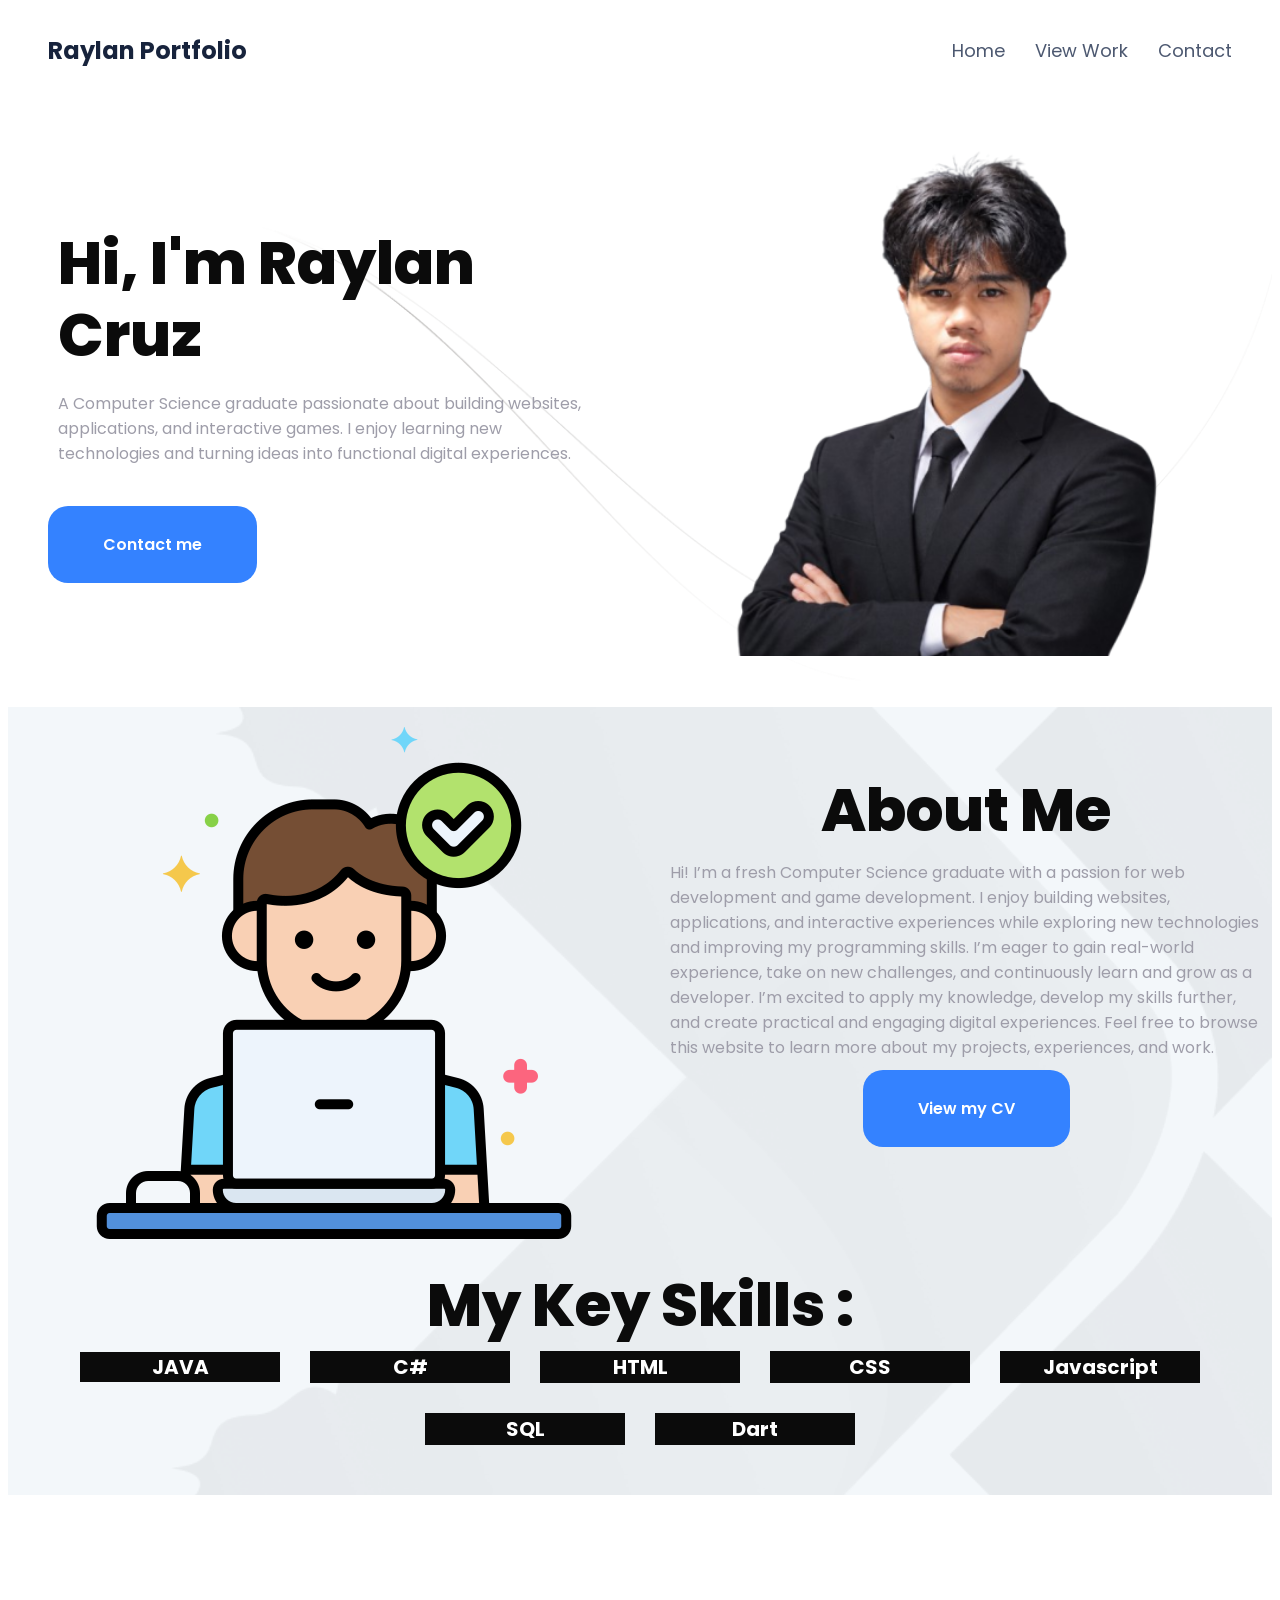
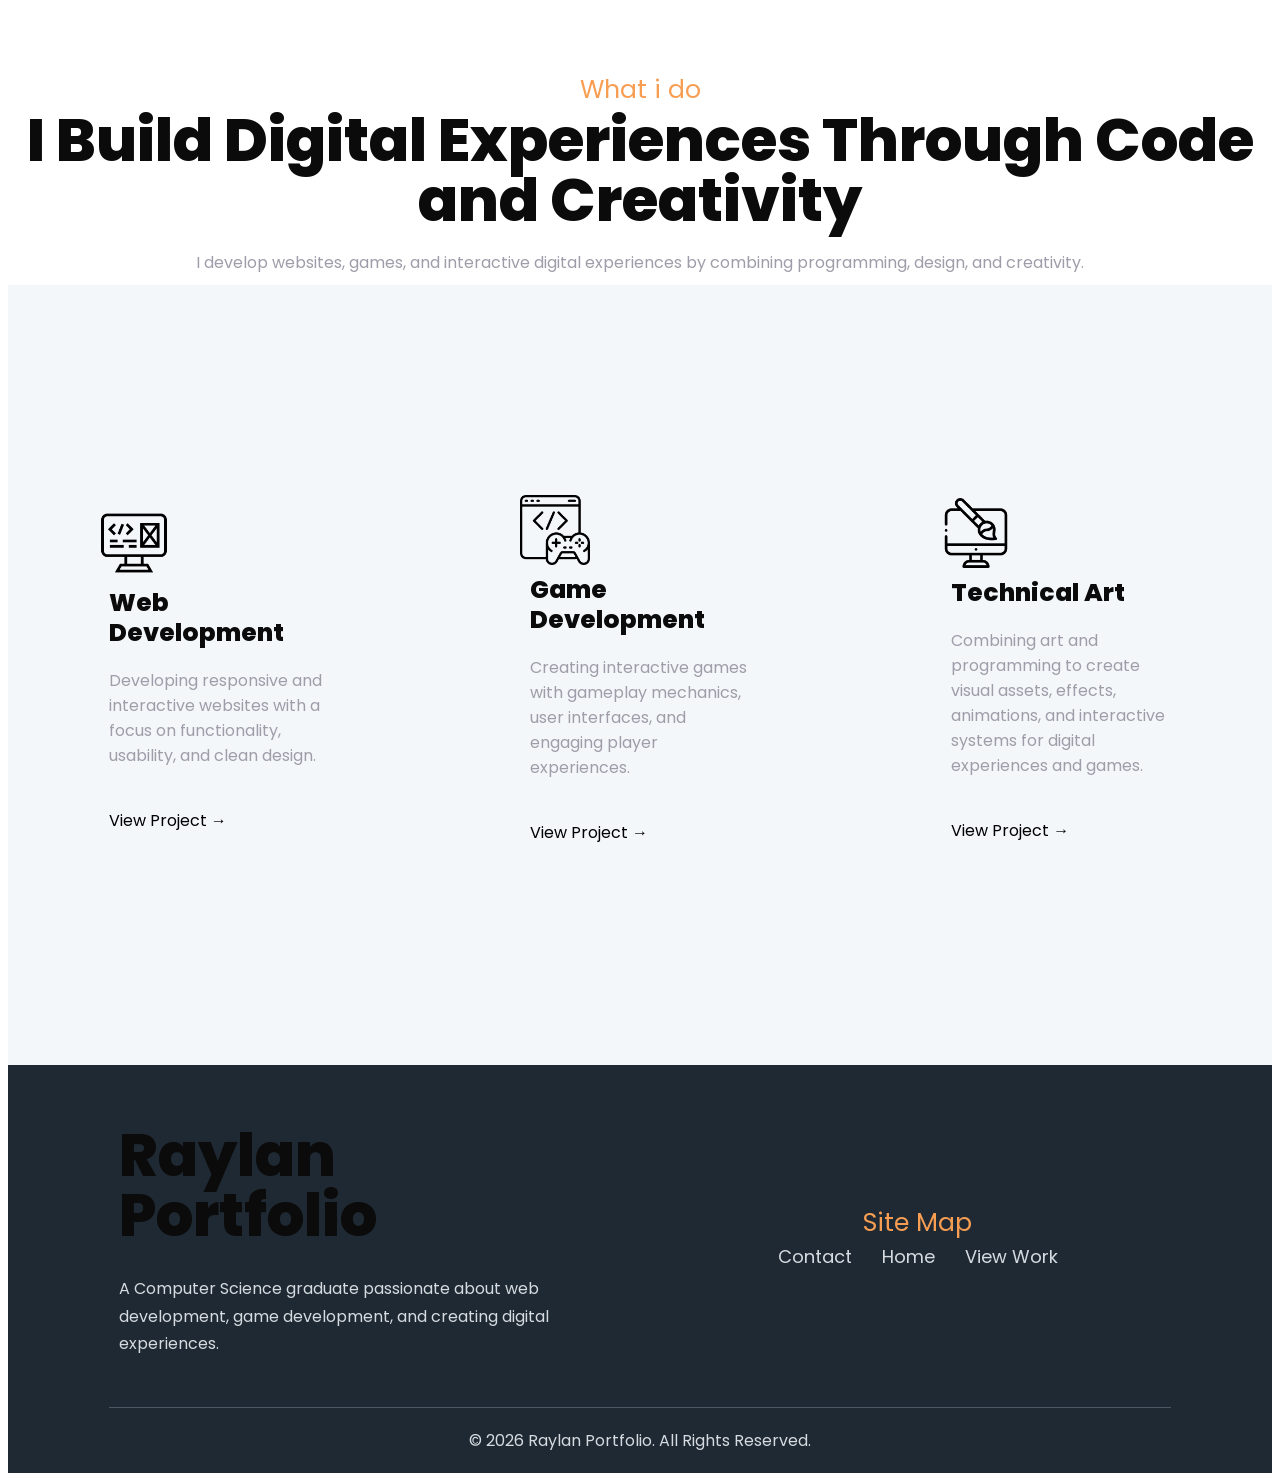
<file: index.html>
<!DOCTYPE html>
<html>
<head>
    <title>Raylan Portfolio</title>
     <link rel="stylesheet" href="css/header.css">
    <link rel="stylesheet" href="css/custom.css">
    <link rel="stylesheet" href="css/swiper.css">

    <link
        rel="stylesheet"
        href="https://cdn.jsdelivr.net/npm/swiper@11/swiper-bundle.min.css"
     />

</head>

<body>

      <header class="site-header"> 
             <nav class="navbar"> 
                 <a href="index.html" class="logo">Raylan Portfolio </a>


                 <ul class="nav-links"> 
                      <li> <a href="index.html"> Home </a> </li> 
                      <li> <a href="project.html"> View Work </a> </li> 
                      <li> <a href="contact.html"> Contact </a> </li> 
                 </ul> 

                 <button class="burger" id="burger"> ☰ </button> 
             </nav> 


            <div class="burger-menu" id="burgerMenu"> 
                 <a href="index.html">Home</a> 
                 <a href="project.html">View Work</a> 
                 <a href="contact.html">Contact</a> 
           </div> 
      </header> 


<script> 
      const burger = document.getElementById("burger");
      const burgerMenu = document.getElementById("burgerMenu"); 

      burger.addEventListener("click", function () { 
             burgerMenu.classList.toggle("active"); 
       }); 

</script>


   
    <div class="container2" style="display:flex; background-image: url(asset/image/bg1.png);">

         <div style="flex: 1; display:flex;  flex-direction: column; align-items: start; padding:40px ">
              
               <h1> Hi, I'm Raylan Cruz</h1>
               <p style= "margin-bottom: 40px;">
A Computer Science graduate passionate about building websites, applications, and interactive games. I enjoy learning new technologies and turning ideas into functional digital experiences.
                </p>
                <a href="resume.html" class="button">
                    Contact me
                </a>
             
        </div> 
        <div style="flex:1; display:flex;  flex-direction: column; justify-content: center; ">
             <div>

                <img class ="reimg" src = "asset/image/menobg.png" style = "padding: 4vw  ">
           
            </div>
        </div> 

   </div>


 <div style = "background-color: #F3F7FA;flex-direction:column; background-image: url(asset/image/bg2.png);">
    <div class="container3">
           <div style= "flex:1; display: flex; padding: 20px; justify-content: center; align-items:center;">
                    <img class="reimg" src="asset/image/working.png" alt="My Image">
           </div>
           <div style= "display: flex; flex-direction: column; flex:1; justify-content: center; align-items:center">
                             
                             <h2>About Me</h2>
                             <p>Hi! I’m a fresh Computer Science graduate with a passion for web development and game development. I enjoy building websites, applications, and interactive experiences while exploring new technologies and improving my programming skills. I’m eager to gain real-world experience, take on new challenges, and continuously learn and grow as a developer. I’m excited to apply my knowledge, develop my skills further, and create practical and engaging digital experiences. Feel free to browse this website to learn more about my projects, experiences, and work.</p>
<a href="resume.html" class="button" style="margin-bottom: 50px;">
                    View my CV
                </a>
                </div>


     
   </div>
    
          

         <div style= "display: flex; flex-direction:column; width: 100%; column-gap: 20px;"> 
                 <h1>My Key Skills : </h1>
                   <div  style= "display: flex; width:100%;padding-bottom:50px; gap: 30px ; flex-wrap: wrap"> 


                         <div class= "skill" ><h6 style="font-size: 20px; margin:0px;">JAVA</h6></div>
                         <div class= "skill" ><h6 style="font-size: 20px; margin:1px 70px;">C#</h6></div>
                         <div class= "skill" ><h6 style="font-size: 20px; margin:1px 70px;">HTML</h6></div>
                         <div class= "skill" ><h6 style="font-size: 20px; margin:1px 70px;">CSS</h6></div>
                         <div class= "skill" ><h6 style="font-size: 20px; margin:1px 70px;">Javascript</h6></div>
                         <div class= "skill" ><h6 style="font-size: 20px; margin:1px 70px;">SQL</h6></div>
                         <div class= "skill" ><h6 style="font-size: 20px; margin:1px 70px;">Dart</h6></div>


 
                  </div>

         </div>

</div>
  

                <div style= "display:flex; flex-direction: column; height: 130vh; width: 100%;">
                     <div style= " display: flex; flex-direction: column; flex:1; justify-content: flex-end; align-items:center">
                             <h3 style="margin-top:30px;">What i do</h3>
                             <h2 style="text-align: center">I Build Digital Experiences Through Code and Creativity</h2>
                             <p>I develop websites, games, and interactive digital experiences by combining programming, design, and creativity.</p>
                     </div>

                     <div class="swiper mySwiper"  style= "background-color: #F3F7FA; flex:2; display: flex; justify-content: center; align-items: center;">
                            
                                <div class="swiper-wrapper" style="justify-content: normal; align-items: normal;">  

                                       <div class="swiper-slide" style= "height: 100%; width: 200px; display: flex; justify-content: center; align-items: center;">
                                            <div class="swiper-card">
                                                  <img src="asset/icon/programing.png" class="icon">
                                                  <h4>Web Development</h4>
                                                  <p  style= "margin-bottom: 30px">Developing responsive and interactive websites with a focus on functionality, usability, and clean design.</p>
                                                  <a href="project.html?tab=web" style="text-decoration: none; color: black; padding: 10px"> View Project <span>→</span> </a>
                                            </div>

                                       </div>

                                       <div class="swiper-slide" style= "height: 100%; width: 200px; display: flex; justify-content: center; align-items: center;">
                                            <div class="swiper-card">
                                                  <img src="asset/icon/game-development.png" class="icon">
                                                  <h4>Game Development</h4>
                                                  <p  style= "margin-bottom: 30px">Creating interactive games with gameplay mechanics, user interfaces, and engaging player experiences.</p>
                                                  <a href="project.html?tab=game" style="text-decoration: none; color: black; padding: 10px"> View Project <span>→</span> </a>
                                            </div>

                                       </div>

                                       <div class="swiper-slide" style= "height: 100%; width: 200px; display: flex; justify-content: center; align-items: center;">
                                            <div class="swiper-card">
                                                  <img src="asset/icon/digital-art.png" class="icon">
                                                  <h4>Technical Art</h4>
                                                  <p  style= "margin-bottom: 30px">Combining art and programming to create visual assets, effects, animations, and interactive systems for digital experiences and games.</p>
                                                  <a href="project.html?tab=art" style="text-decoration: none; color: black; padding: 10px"> View Project <span>→</span> </a>
                                            </div>

                                       </div>

                                      


                                  

                                 </div>
                                 <div class="swiper-button-next"></div>
                                <div class="swiper-button-prev"></div>
                                 <div class="swiper-pagination"></div>  

                            

 

                     </div>

           </div>

<footer class="site-footer">
    <div class="footer-content">

        <div class="footer-section">
            <h2>Raylan Portfolio</h2>
            <p>
                A Computer Science graduate passionate about web development,
                game development, and creating digital experiences.
            </p>
        </div>

       
        <div class="footer-section">
             <h3>Site Map</h3>
            <ul class="nav-links">
                  <li><a href="#contact">Contact</a></li>
                  <li><a href="#home">Home</a></li>
                  <li><a href="#services">View Work</a></li>
             </ul>
        </div>

    </div>

    <div class="footer-bottom">
        <p>© 2026 Raylan Portfolio. All Rights Reserved.</p>
    </div>
</footer>

<script src="https://cdn.jsdelivr.net/npm/swiper@11/swiper-bundle.min.js"></script>

<script>
    const swiper = new Swiper(".mySwiper", {
        slidesPerView: 3,
        spaceBetween: 0,

        pagination: {
            el: ".swiper-pagination",
            clickable: true
        },

        navigation: {
            nextEl: ".swiper-button-next",
            prevEl: ".swiper-button-prev"
        },

        breakpoints: {
            0: {
                slidesPerView: 1
            },
            700: {
                slidesPerView: 2
            },
            

            1008: {
                slidesPerView: 3
            }
        }
    });

 </script>



</body>
</html>
</file>
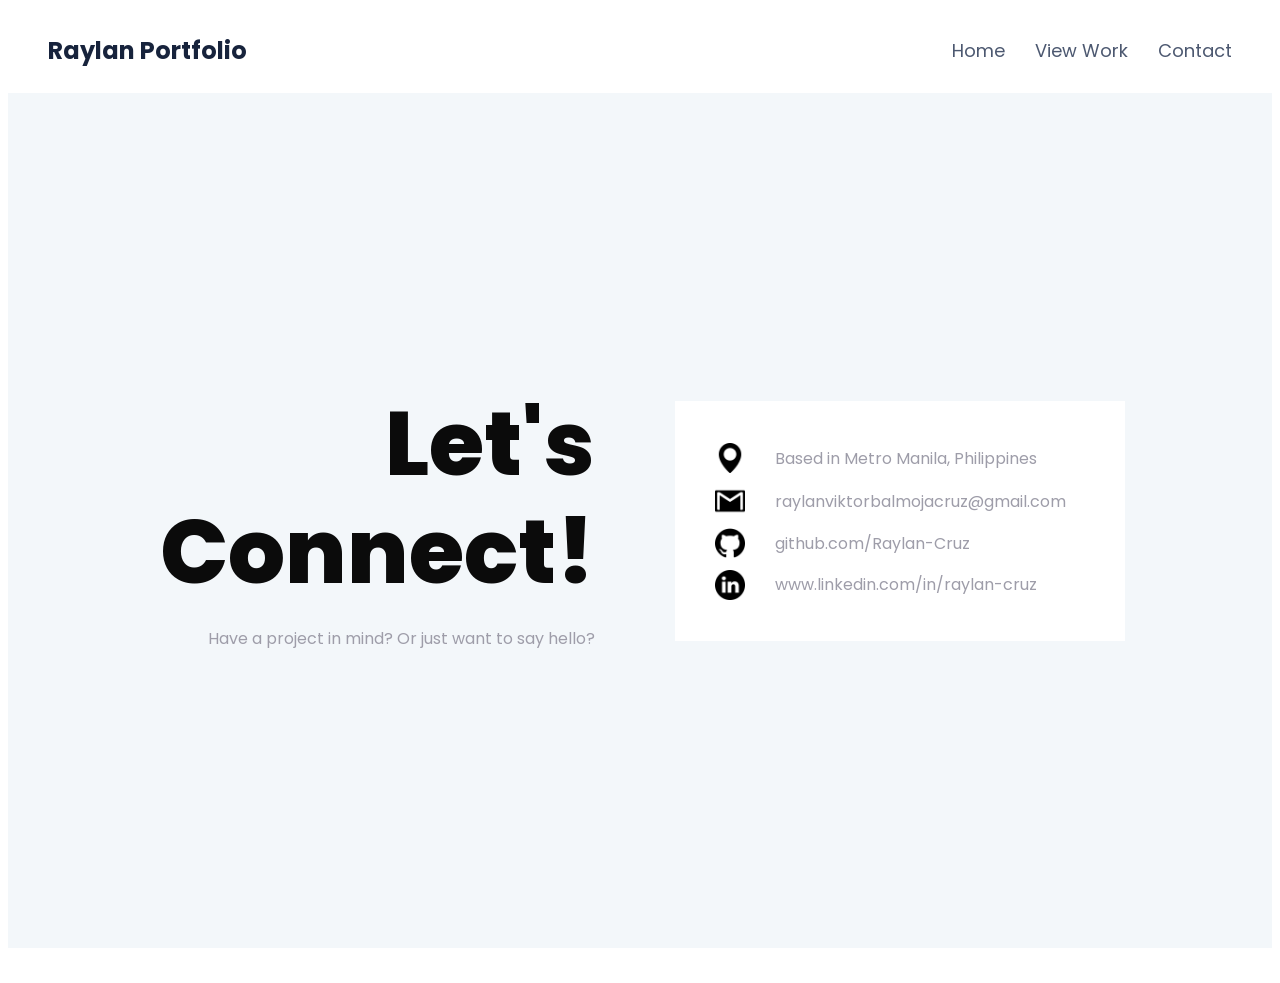
<file: contact.html>
<!DOCTYPE html>
<html>
<head>
    <title>Raylan Portfolio</title>
     <link rel="stylesheet" href="css/header.css">
    <link rel="stylesheet" href="css/custom.css">
    <link rel="stylesheet" href="css/swiper.css">
        <link rel="stylesheet" href="css/projectscss.css">
</head>


<body>
      <header class="site-header"> 
             <nav class="navbar"> 
                 <a href="index.html" class="logo">Raylan Portfolio </a>


                 <ul class="nav-links"> 
                      <li> <a href="index.html"> Home </a> </li> 
                      <li> <a href="project.html"> View Work </a> </li> 
                      <li> <a href="contact.html"> Contact </a> </li> 
                 </ul> 

                 <button class="burger" id="burger"> ☰ </button> 
             </nav> 


            <div class="burger-menu" id="burgerMenu"> 
                 <a href="index.html">Home</a> 
                 <a href="project.html">View Work</a> 
                 <a href="contact.html">Contact</a> 
           </div> 
      </header> 


<script> 
      const burger = document.getElementById("burger");
      const burgerMenu = document.getElementById("burgerMenu"); 

      burger.addEventListener("click", function () { 
             burgerMenu.classList.toggle("active"); 
       }); 

</script>

    <div class="container4" style="height:95vh; background-color:#F3F7FA">
         <div class="child" style=" height: 100%; width:100%; flex-direction:column; justify-content: center; align-items:end; padding: 35px">
              <h1 style="font-size:90px;"> Let's <br> Connect!
              </h1>
              <p>Have a project in mind? Or just want to say hello?
              </p>
         </div>
         <div class="child" style="height: 100%; width:100%; justify-content: start; align-items:center; padding: 35px">
               <div style="background-color:white; height:170px; width: 380px;flex-direction:column; padding:35px;">
                     <div style="flex:1;width:100%; justify-content: start; padding-left:10px;">
                            <img src="asset/icon/location-pin.png" class="icon" style="height:30px; width:30px;">
                            <p style="margin-left:30px;"> Based in Metro Manila, Philippines</p>
                     </div>
                     <div style="flex:1; width:100%; justify-content: start; padding-left:10px;">
                            <img src="asset/icon/gmail.png" class="icon" style="height:30px; width:30px;">
                            <a class="contact" href="mailto:raylanviktorbalmojacruz@gmail.com" style="margin-left:30px;"> raylanviktorbalmojacruz@gmail.com</a>
                     </div>
                     <div style="flex:1;width:100%;  justify-content: start; padding-left:10px;">
                            <img src="asset/icon/github.png" class="icon" style="height:30px; width:30px;">
                            <a class="contact" href="https://github.com/Raylan-Cruz" style="margin-left:30px;"> github.com/Raylan-Cruz</a>
                     </div>
                     <div style="flex:1;width:100%;  justify-content: start; padding-left:10px;">
                            <img src="asset/icon/linkedin.png" class="icon" style="height:30px; width:30px;">
                            <a class="contact" href="https://www.linkedin.com/in/raylan-cruz-ab8598420/" style="margin-left:30px;"> www.linkedin.com/in/raylan-cruz</a>
                     </div>
               </div>
         </div>
    </div>
</body>
</html>
</file>
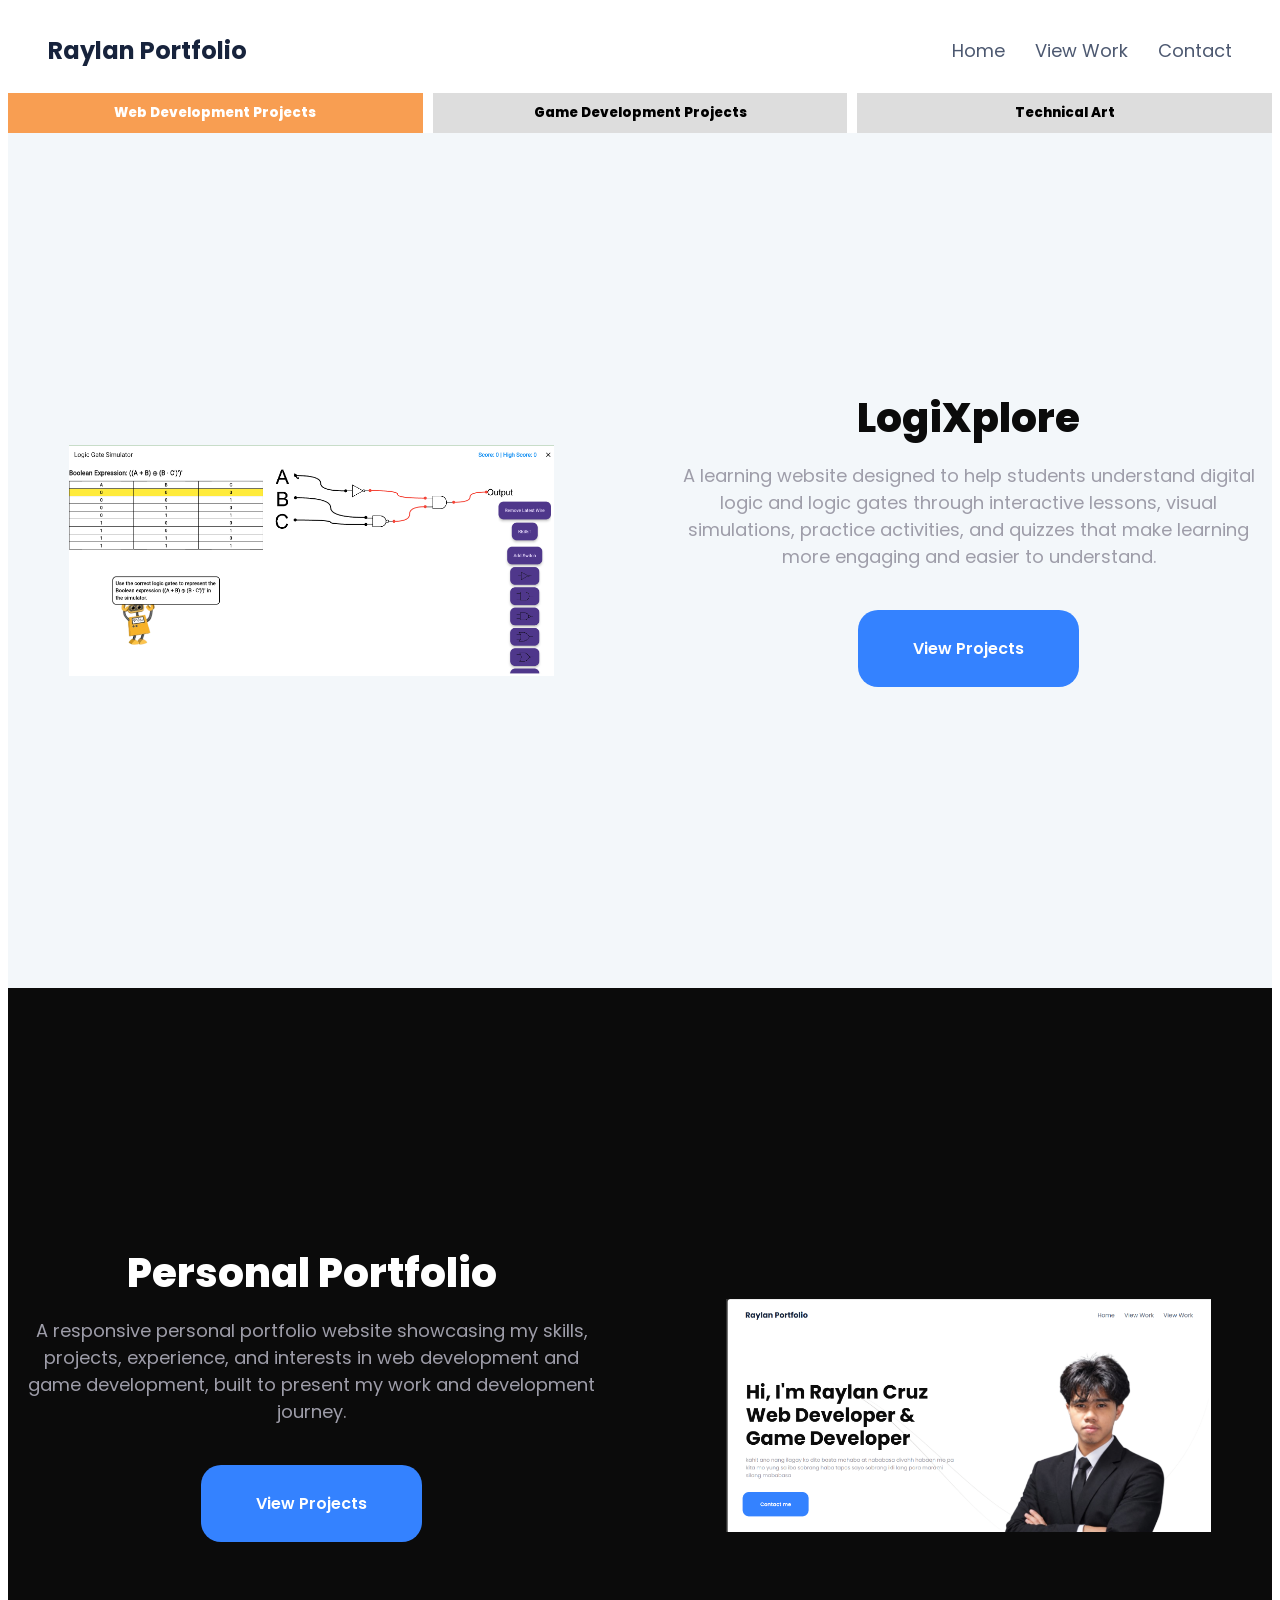
<file: project.html>
<!DOCTYPE html>
<html>
<head>
    <title>Raylan Portfolio</title>
     <link rel="stylesheet" href="css/header.css">
    <link rel="stylesheet" href="css/custom.css">
    <link rel="stylesheet" href="css/swiper.css">
        <link rel="stylesheet" href="css/projectscss.css">

    <style>
        .tabs {
            display: flex;
            gap: 10px;
        }

        .tab-button {
            padding: 10px 20px;
            border: none;
            background-color: #ddd;
            cursor: pointer;
    transition: background-color 0.5s ease;
        }

        .tab-button.active {
            background-color: var(--orange);
            color: white;
    transition: background-color 0.5s ease;
        }

        .tab-content {
            display: none;

        }

        .tab-content.active {
            display: block;
        }
    </style>
</head>

<body>

      <header class="site-header"> 
             <nav class="navbar"> 
                 <a href="index.html" class="logo">Raylan Portfolio </a>


                 <ul class="nav-links"> 
                      <li> <a href="index.html"> Home </a> </li> 
                      <li> <a href="project.html"> View Work </a> </li> 
                      <li> <a href="contact.html"> Contact </a> </li> 
                 </ul> 

                 <button class="burger" id="burger"> ☰ </button> 
             </nav> 


            <div class="burger-menu" id="burgerMenu"> 
                 <a href="index.html">Home</a> 
                 <a href="project.html">View Work</a> 
                 <a href="contact.html">Contact</a> 
           </div> 
      </header> 


<script> 
      const burger = document.getElementById("burger");
      const burgerMenu = document.getElementById("burgerMenu"); 

      burger.addEventListener("click", function () { 
             burgerMenu.classList.toggle("active"); 
       }); 

</script>
 

    <div class="tabs" style="display:flex;">
        <button class="tab-button active" onclick="showTab('web', this)" style="flex:1"> 
            Web Development Projects
        </button>

        <button class="tab-button" onclick="showTab('game', this)" style="flex:1">
            Game Development Projects
        </button>

        <button class="tab-button" onclick="showTab('art', this)" style="flex:1">
            Technical Art
        </button>
    </div>

    <div id="web" class="tab-content active">
        <div class="about-container" style="height:95vh;width:100%; background-color: #F3F7FA">

             <div class="about-image" style="flex:1">
                  <img src="asset/image/web2.png" style="width:80%">
             </div>

             <div class="about-text" style="flex:1; flex-direction:column; ">
                  <h1>LogiXplore</h1>
                   <p style= "margin-bottom: 40px; text-align: center">
                     A learning website designed to help students understand digital logic and logic gates through interactive lessons, visual simulations, practice activities, and quizzes that make learning more engaging and easier to understand.
                   </p>
                   <a href="https://www.logixplore.online/" class="button" style="margin-bottom: 50px;">
                       View Projects
                   </a>
             </div>

         </div>


        <div class="about-container" style="height:95vh; background-color: #0b0b0b">
             <div class="about-text" style="flex:1; flex-direction:column;">
                  <h1 style="color: white">Personal Portfolio</h1>
                   <p style= "margin-bottom: 40px; text-align: center">
                     A responsive personal portfolio website showcasing my skills, projects, experience, and interests in web development and game development, built to present my work and development journey.
                   </p>
                   <a href="index.html" class="button" style="margin-bottom: 50px;">
                       View Projects
                    </a>
             </div>

             <div class="about-image" style="flex:1">
                  <img src="asset/image/web1.png" style="width:80%">
             </div>



         </div>


    </div>

    <div id="game" class="tab-content">
        <div class="about-container" style="height:95vh;width:100%; background-color: #F3F7FA">

             <div class="about-image" style="flex:1">
                  <img src="asset/image/game1.png" style="width:80%">
             </div>

             <div class="about-text" style="flex:1; flex-direction:column; ">
                  <h1>2D Farming</h1>
                   <p style= "margin-bottom: 40px; text-align: center">
                      A work-in-progress 2D farming and life-simulation game where players can grow crops, explore the environment, manage their farm, and experience an interactive pixel-art world inspired by classic farming games.
                   </p>
                   <a href="https://raylan-cruz.github.io/2dgamefarmlife/" class="button" style="margin-bottom: 50px;">
                       View Game
                   </a>
             </div>

         </div>


        <div class="about-container" style="height:95vh; background-color: #0b0b0b">
             <div class="about-text" style="flex:1; flex-direction:column;">
                  <h1 style="color: white">Slime Shooter</h1>
                   <p style= "margin-bottom: 40px; text-align: center">
                       A 2D action platformer featuring a slime character battling enemies with fast-paced shooting mechanics, movement, and combat.
                   </p>
                   <a href="https://raylan-cruz.github.io/2dgameliquimorph3/" class="button" style="margin-bottom: 50px;">
                       View Game
                    </a>
             </div>

             <div class="about-image" style="flex:1">
                  <img src="asset/image/game2.png" style="width:80%">
             </div>



         </div>

    </div>

<div id="art" class="tab-content" style="padding: 40px 5%;">

    <div style="
        display: block;
        text-align: center;
        margin-bottom: 40px;
    ">

        <h2 style="
            font-size: 35px;
            color: var(--blue);
            margin: 0 0 10px;
            line-height: 1.2;
        ">
            Technical Art
        </h2>

        <p style="
            font-size: 16px;
            color: #555;
            max-width: 700px;
            margin: 0 auto;
            line-height: 1.6;
        ">
            A collection of my technical art, game assets, sprites,
            character designs, and other visual work.
        </p>

    </div>


    <div style="
        display: grid;
        grid-template-columns: repeat(2, 1fr);
        gap: 30px;
    ">


        <!-- ART 1 -->

        <div style="
            display: block;
            background: white;
            border-radius: 15px;
            overflow: hidden;
            box-shadow: 0 5px 15px rgba(0,0,0,0.08);
        ">

            <img
                src="asset/gameart/house.png"
                alt="2D Game Art"
                style="
                    display: block;
                    width: 100%;
                    height: 300px;
                    object-fit: cover;
                "
            >

            <div style="
                display: block;
                padding: 20px;
            ">

                <h3 style="
                    margin: 0 0 10px;
                    color: #222;
                    line-height: 1.2;
                ">
                    2D Game Art
                </h3>

                <p style="
                    margin: 0;
                    color: #555;
                    line-height: 1.5;
                ">
                    2D artwork and assets created for my game projects.
                </p>

            </div>

        </div>


        <!-- ART 2 -->

        <div style="
            display: block;
            background: white;
            border-radius: 15px;
            overflow: hidden;
            box-shadow: 0 5px 15px rgba(0,0,0,0.08);
        ">

            <img
                src="asset/gameart/128anatomy1.png"
                alt="Character Design"
                style="
                    display: block;
                    width: 80%;
                    height: 300px;
                    object-fit: cover;
                "
            >

            <div style="
                display: block;
                padding: 20px;
            ">

                <h3 style="
                    margin: 0 0 10px;
                    color: #222;
                    line-height: 1.2;
                ">
                    Character Design
                </h3>

                <p style="
                    margin: 0;
                    color: #555;
                    line-height: 1.5;
                ">
                    Character designs and sprites created for game development.
                </p>

            </div>

        </div>


        <!-- ART 3 -->

        <div style="
            display: block;
            background: white;
            border-radius: 15px;
            overflow: hidden;
            box-shadow: 0 5px 15px rgba(0,0,0,0.08);
        ">

            <img
                src="asset/gameart/LiquiMorphSpriteSheeet.png"
                alt="Game Assets"
                style="
                    display: block;
                    width: 80%;
                    height: 300px;
                    object-fit: cover;
                "
            >

            <div style="
                display: block;
                padding: 20px;
            ">

                <h3 style="
                    margin: 0 0 10px;
                    color: #222;
                    line-height: 1.2;
                ">
                    Game Assets
                </h3>

                <p style="
                    margin: 0;
                    color: #555;
                    line-height: 1.5;
                ">
                    Visual assets created for interactive projects.
                </p>

            </div>

        </div>


        <!-- ART 4 -->

        <div style="
            display: block;
            background: white;
            border-radius: 15px;
            overflow: hidden;
            box-shadow: 0 5px 15px rgba(0,0,0,0.08);
        ">

            <img
                src="asset/gameart/animation.gif"
                alt="Pixel Art"
                style="
                    display: block;
                    width: 70%;
                    height: 300px;
                    object-fit: cover;
                "
            >

            <div style="
                display: block;
                padding: 20px;
            ">

                <h3 style="
                    margin: 0 0 10px;
                    color: #222;
                    line-height: 1.2;
                ">
                    Animation
                </h3>

                <p style="
                    margin: 0;
                    color: #555;
                    line-height: 1.5;
                ">
                   Creating 2D animations, character movements, and visual effects to bring game elements to life.
                </p>

            </div>

        </div>

    </div>

</div>


    <script>
    function showTab(tabName, button) {

        document.querySelectorAll('.tab-content').forEach(function(tab) {
            tab.classList.remove('active');
        });

        document.querySelectorAll('.tab-button').forEach(function(button) {
            button.classList.remove('active');
        });

        document.getElementById(tabName).classList.add('active');

        if (button) {
            button.classList.add('active');
        }
    }

    // Check URL for selected tab
    const params = new URLSearchParams(window.location.search);
    const selectedTab = params.get('tab');

    if (selectedTab && document.getElementById(selectedTab)) {
        const button = document.querySelector(
            `.tab-button[onclick*="'${selectedTab}'"]`
        );

        showTab(selectedTab, button);
    }
</script>

    <div style= "height: 100vm>
    </div>

</body>
</html>
</file>
<file: css/header.css>
@import url('https://fonts.googleapis.com/css2?family=Poppins:wght@400;500;600;700&display=swap');


.site-header {
    width: 100%;
    background: transparent;
}


.navbar {
    max-width: 1400px;
    margin: 0 auto;
    padding: 25px 40px;

    display: flex;
    align-items: center;
    justify-content: space-between;
}

.logo {
    font-size: 24px;
    font-family: 'Poppins', sans-serif;
    font-weight: 700;
    text-decoration: none;
    color: #17233c;
}

.nav-links {
    display: flex;
    gap: 30px;
    list-style: none;
    margin: 0;
    padding: 0;
}

.nav-links a {
    text-decoration: none;
    font-family: 'Poppins', sans-serif;
    color: #4c5870;
    font-size: 18px;
}

.nav-links a:hover {
    color: #347ff5;
}

/* ========================= DESKTOP NAVBAR ========================= */ .navbar { display: flex !important; align-items: center !important; justify-content: space-between !important; } .nav-links { display: flex !important; align-items: center !important; gap: 30px !important; list-style: none !important; margin: 0 !important; padding: 0 !important; } .nav-links li { display: block !important; } .nav-links a { text-decoration: none !important; } /* Hide burger on desktop */ .burger { display: none !important; } .burger-menu { display: none !important; } /* ========================= MOBILE ========================= */ @media (max-width: 768px) { /* Hide normal navigation */ .nav-links { display: none !important; } /* Show burger */ .burger { display: block !important; margin-left: auto !important; background: none !important; border: none !important; font-size: 28px !important; cursor: pointer !important; } /* Burger dropdown */ .burger-menu { display: none !important; width: 100% !important; padding: 20px 0 !important; text-align: center !important; background: white !important; } .burger-menu.active { display: block !important; } .burger-menu a { display: block !important; padding: 12px !important; text-decoration: none !important; color: #222 !important; } .burger-menu a:hover { color: var(--blue) !important; } }
</file>
<file: css/custom.css>
@import url('https://fonts.googleapis.com/css2?family=Poppins:wght@400;500;600;700&display=swap');

:root {
    --primary-color: #0B0B0B;
    --secondary-color: #9E9DA9;
    
    --blue: #3482FF;
    --orange: #F89E52
}


div{

background-color: transparent;
background-size: cover; 
background-position: center; 
background-repeat: no-repeat;
display: flex;
justify-content: center; 
align-items:center
}

button{
font-family: 'Poppins', sans-serif; font-weight: 800
}


*{
font-family: 'Poppins', sans-serif;
}
h1{
font-family: 'Poppins', sans-serif; color:var(--primary-color); margin:10px; font-size:60px; font-weight: 800; line-height: 1.2;
}
h2{
font-family: 'Poppins', sans-serif; color:var(--primary-color); margin:10px; font-size:60px; font-weight: 800; line-height: 1;
}
h3{
font-family: 'Poppins', sans-serif; color:var(--orange); margin:10px; font-size:25px; font-weight: 400; line-height: 0;
}

h4{
font-family: 'Poppins', sans-serif; color:var(--primary-color); margin:10px; font-size:25px; font-weight: 800; line-height: 1.2;
}

p{
font-family: 'Poppins', sans-serif; color:var(--secondary-color);  margin:10px;
}
a {
    text-decoration: none;
    color: var(--secondary-color);
}
.contact:hover {
    color: var(--blue);
}

.icon {
    width: 70px;
    height: 70px;
}



.button {
    display: inline-block;
    background-color: var(--blue);
    color: white;
    padding: 26px 55px;
    border-radius: 20px;
    text-decoration: none;
    font-family: 'Poppins', sans-serif;
    font-size: 16px;
    font-weight: 600;
    transition: background-color 0.3s ease;
}

.button:hover {
    background-color: var(--orange);
}

.skill {
    display: flex;
justify-content: center; align-items:center;
    background-color: #0B0B0B;
    color: white;
    text-decoration: none;
    font-family: 'Poppins', sans-serif;
    width: 200px;
}

.container3,
.container2 {
        flex-direction: row;
    }
.container4 h1{
            text-align: end;
        }



.reimg{

         width:40vw;    

    }


    /* When screen is 768px or smaller */
    @media (max-width: 768px) {
        .container2 {
            flex-direction: column-reverse;         
        }
        .container3,
        .container4 
        {
            flex-direction: column;         
        }
        .container4 h1{
            text-align: center;
        }
        .child{
            justify-content: center !important; 
            align-items:center !important;
        }

        .reimg{

             width:90vw;  

        }
    }


.site-footer {
    background-color: #1F2933;
    color: white;
    padding: 60px 8% 20px;
}

.footer-content {
    display: flex;
    justify-content: space-between;
    gap: 50px;
    max-width: 1200px;
    margin: auto;
}

.footer-section {
    flex: 1;
    display: flex;
    flex-direction: column;
}

.footer-section h2,
.footer-section h3 {
    margin-top: 0;
    margin-bottom: 20px;
}

.footer-section p {
    line-height: 1.7;
    color: #d5dbe0;
}

.footer-section a {
    color: #d5dbe0;
    text-decoration: none;
    margin-bottom: 10px;
}

.footer-section a:hover {
    color: white;
}

.footer-bottom {
    border-top: 1px solid #4b5563;
    margin-top: 40px;
    padding-top: 20px;
    text-align: center;
}

.footer-bottom p {
    margin: 0;
    color: #d5dbe0;
}


/* Responsive footer */
@media (max-width: 768px) {

    .footer-content {
        flex-direction: column;
        gap: 30px;
    }

    .site-footer {
        padding: 40px 30px 20px;
    }

}
</file>
<file: css/projectscss.css>
.about-container {
    display: flex;
    align-items: center;
    gap: 50px;
}

.about-image {
    flex: 1;
    text-align: center;
}

.about-image img {
    width: 300px;
    max-width: 100%;
}

.about-text {
    flex: 1;
}

.about-text h1 {
    font-size: 40px;
}

.about-text p {
    font-size: 18px;
}


/* When the screen becomes smaller */
@media (max-width: 768px) {

    .about-container {
        flex-direction: column;
        text-align: center;
        gap: 20px;
    }

    .about-image {
        order: 2;
    }

    .about-text {
        display: contents;
    }

    .about-text h1 {
        order: 1;
    }

    .about-text p {
        order: 3;
    }

    .about-text a {
        order: 4;
    }
}

    @media (max-width: 768px) {

        #art {
            padding: 30px 5% !important;
        }

        #art > div:nth-child(2) {
            grid-template-columns: 1fr !important;
            gap: 25px !important;
        }

        #art h2 {
            font-size: 30px !important;
        }

        #art p {
            font-size: 15px !important;
        }

        #art img {
            height: 250px !important;
        }

    }

    @media (max-width: 480px) {

        #art {
            padding: 25px 4% !important;
        }

        #art h2 {
            font-size: 26px !important;
        }

        #art img {
            height: 200px !important;
        }

    }
</file>
